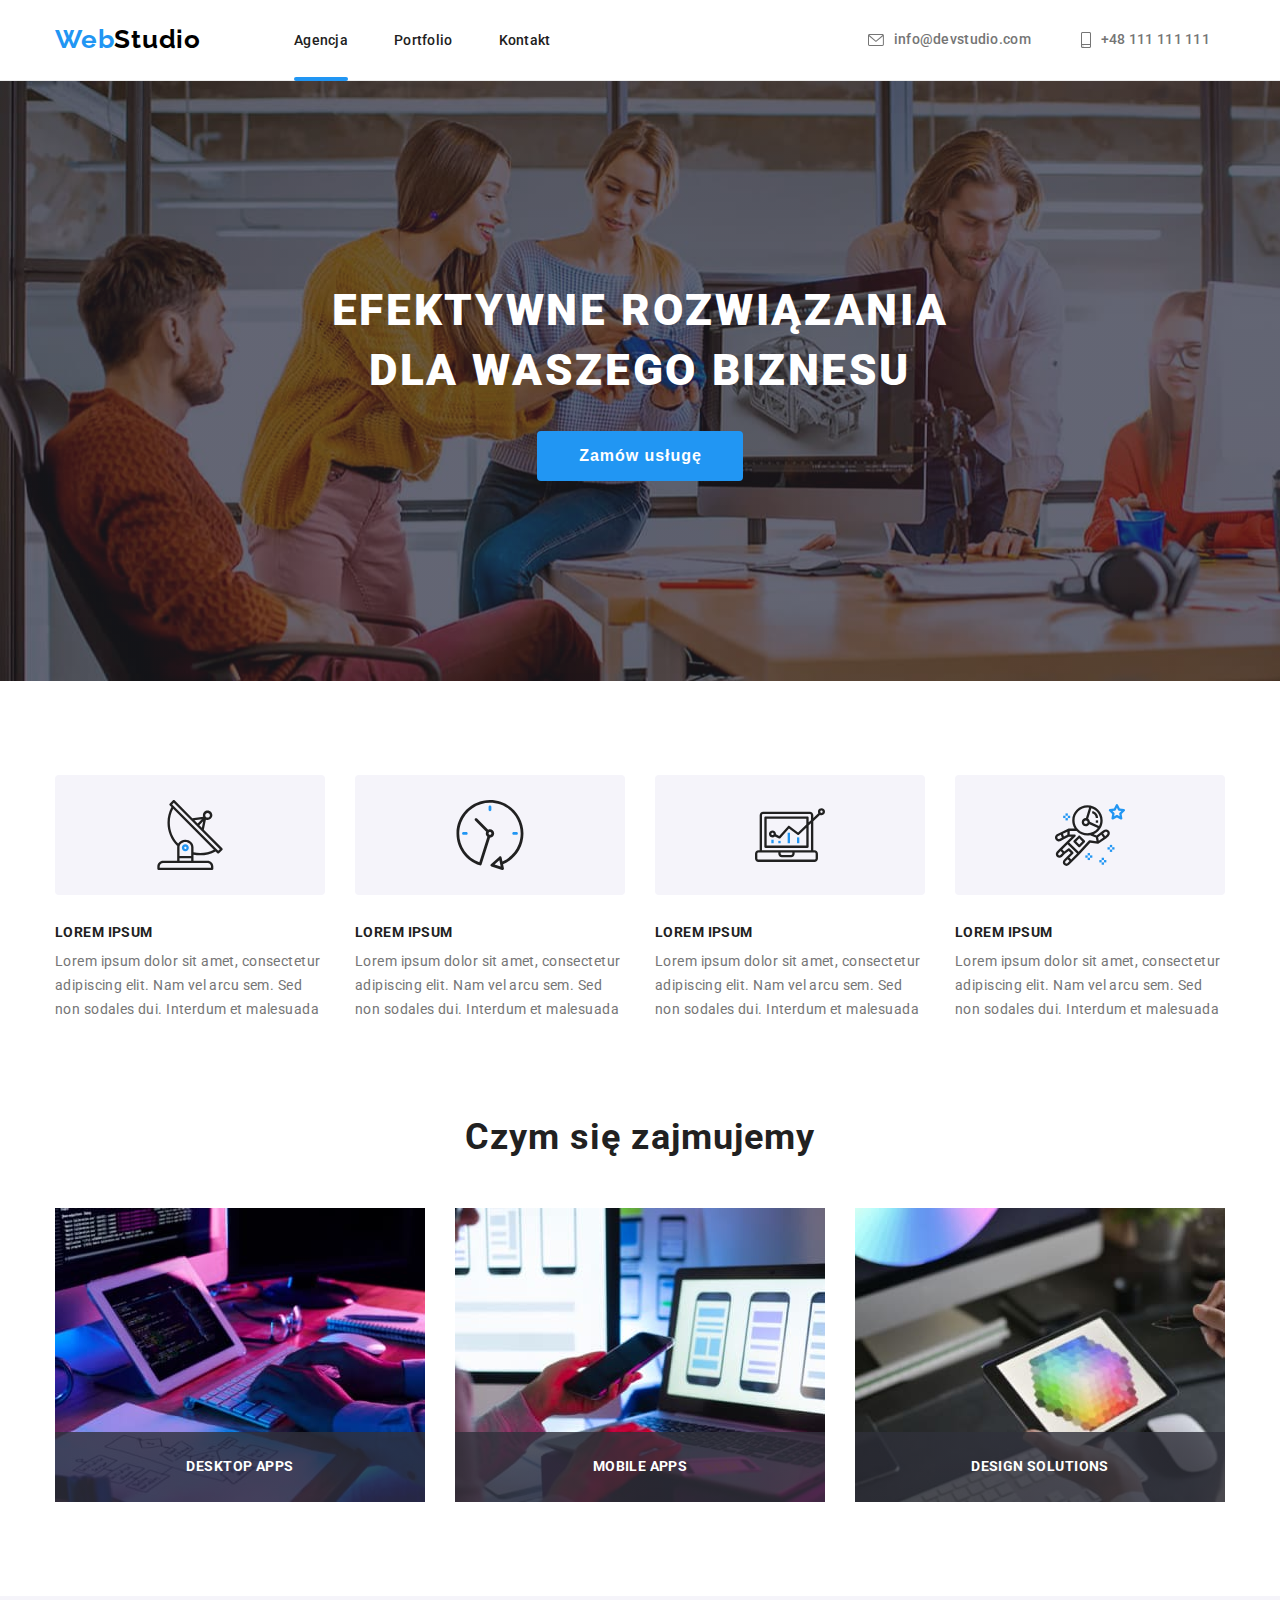
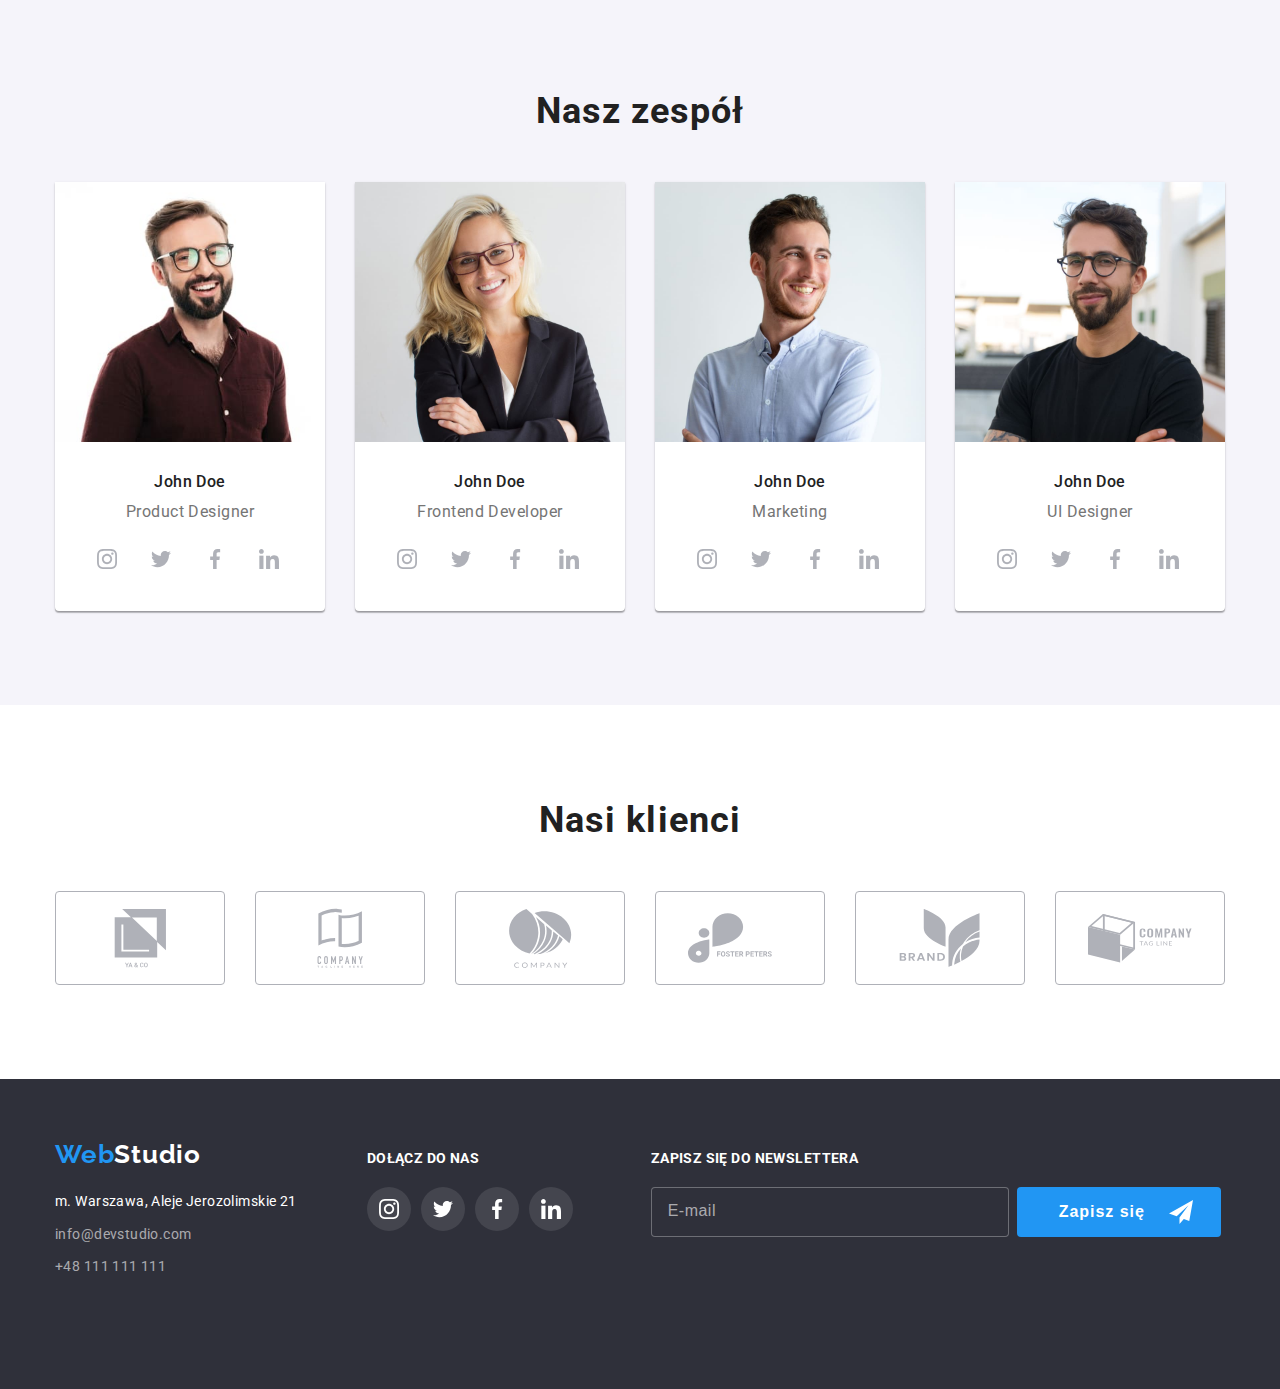
<file: index.html>
<!DOCTYPE html>
<html lang="en">
  <head>
    <meta charset="UTF-8" />
    <meta http-equiv="X-UA-Compatible" content="IE=edge" />
    <meta name="viewport" content="width=device-width, initial-scale=1.0" />
    <title>goit-markup-hw-07</title>
    <link rel="preconnect" href="https://fonts.googleapis.com" />
    <link
      rel="preconnect"
      href="https://fonts.gstatic.com"
      crossorigin="anonymous"
    />
    <link
      href="https://fonts.googleapis.com/css2?family=Raleway:wght@700&family=Roboto:wght@400;500;700;900&display=swap"
      rel="stylesheet"
    />
    <link
      rel="stylesheet"
      href="https://cdnjs.cloudflare.com/ajax/libs/modern-normalize/1.1.0/modern-normalize.min.css"
      integrity="sha512-wpPYUAdjBVSE4KJnH1VR1HeZfpl1ub8YT/NKx4PuQ5NmX2tKuGu6U/JRp5y+Y8XG2tV+wKQpNHVUX03MfMFn9Q=="
      crossorigin="anonymous"
      referrerpolicy="no-referrer"
    />

    <link rel="stylesheet" href="./css/main.min.css" />
    <link rel="stylesheet" href="./css/main.min.css.map" />
  </head>

  <body>
    <header class="header">
      <div class="container header__blocks">
        <div class="header__menu menu">
          <a class="header__link logo" href="./index.html"
            ><span class="logo__header logo__header--first-part">Web</span
            ><span class="logo__header">Studio</span></a
          >
          <nav>
            <ul class="menu__list">
              <li class="menu__item">
                <div class="menu__underline">
                  <a
                    class="menu__link menu__link--interaction"
                    href="./index.html"
                    >Agencja</a
                  >
                </div>
              </li>
              <li>
                <a
                  class="menu__link menu__link--interaction"
                  href="./portfolio.html"
                  >Portfolio</a
                >
              </li>
              <li>
                <a
                  class="menu__link menu__link--interaction"
                  href="./contact.html"
                  >Kontakt</a
                >
              </li>
            </ul>
          </nav>
        </div>
        <div class="header__contact contact">
          <ul class="contact__list">
            <li class="contact__item">
              <a
                class="contact__link contact__link--interaction"
                href="mailto:info@devstudio.com"
              >
                <svg class="contact__svg" width="16" height="12">
                  <use
                    class="contact__icon"
                    href="./images/icons.svg#icon-envelope"
                  ></use></svg
                >info@devstudio.com</a
              >
            </li>
            <li class="contact__item">
              <a
                class="contact__link contact__link--interaction"
                href="tel:+48111111111"
              >
                <svg class="contact__svg" width="10" height="16">
                  <use
                    class="contact__icon"
                    href="./images/icons.svg#icon-smartphone"
                  ></use></svg
                >+48 111 111 111</a
              >
            </li>
          </ul>
        </div>
      </div>
    </header>
    <main>
      <section class="banner no-padding-bottom">
        <div class="container banner__space">
          <h1 class="banner__header">
            EFEKTYWNE ROZWIĄZANIA <br />
            DLA WASZEGO BIZNESU
          </h1>
          <button class="banner__button" type="button" data-modal-open>
            Zamów usługę
          </button>
        </div>
        <div class="backdrop is-hidden" data-modal>
          <div class="modal">
            <button class="modal__button" data-modal-close>
              <svg width="18" height="18">
                <use href="./images/icons.svg#icon-close-black-18dp-2-1"></use>
              </svg>
            </button>
            <form class="modal__form">
              <h3 class="modal__header">
                Zostaw swoje dane w formularzu poniżej
              </h3>
              <div class="modal__box">
                <label class="modal__label"
                  >Imie
                  <input type="text" name="first-name" class="modal__input" />
                  <svg
                    class="modal__icon modal__icon--person"
                    width="18"
                    height="18"
                  >
                    <use
                      href="./images/icons.svg#icon-person-black-18dp-1"
                    ></use>
                  </svg>
                </label>
                <label class="modal__label"
                  >Telefon
                  <input type="text" name="tel" class="modal__input" />
                  <svg
                    class="modal__icon modal__icon--phone"
                    width="18"
                    height="18"
                  >
                    <use
                      href="./images/icons.svg#icon-phone-black-18dp-1"
                    ></use>
                  </svg>
                </label>
                <label class="modal__label"
                  >Email
                  <input type="text" name="mail" class="modal__input" />
                  <svg
                    class="modal__icon modal__icon--mail"
                    width="18"
                    height="18"
                  >
                    <use href="./images/icons.svg#icon-Vector"></use>
                  </svg>
                </label>
                <label class="modal__label">
                  Komentarz
                  <textarea
                    class="modal__comment"
                    style="resize: none"
                    name="comment"
                    rows="6"
                    placeholder="Wprowadź tekst"
                  ></textarea>
                </label>
              </div>
              <div class="modal__checkbox statute">
                <div class="statute__box">
                  <input
                    class="statute__input"
                    id="confirm"
                    type="checkbox"
                    value="1"
                    name="statute"
                  />

                  <label for="confirm" class="statute__label">
                    <svg class="statute__icon" width="16" height="15">
                      <use href="./images/icons.svg#icon-Vector-2"></use>
                    </svg>
                    <span class="statute__agree"></span>
                    <svg class="statute__svg" width="11" height="8">
                      <use
                        fill="#fff"
                        href="./images/icons.svg#icon-Vector-3"
                      ></use>
                    </svg>
                  </label>
                </div>
                <p class="statute__text">
                  Oświadczam iż akceptuję
                  <a class="statute__link" href="#">Regulamin</a
                  ><span class="statute__text"> i </span
                  ><a class="statute__link" href="#">Politykę Prywatności.</a>
                </p>
              </div>
              <button class="statute__button" type="submit">Wyślij</button>
            </form>
          </div>
        </div>
      </section>
      <section class="advantages section">
        <div class="container">
          <ul class="advantages__list">
            <li class="advantages__item">
              <div class="advantages__box">
                <svg width="70" height="70">
                  <use href="./images/icons.svg#icon-antenna-1"></use>
                </svg>
              </div>
              <p class="advantages__title">LOREM IPSUM</p>
              <p class="advantages__text">
                Lorem ipsum dolor sit amet, consectetur adipiscing elit. Nam vel
                arcu sem. Sed non sodales dui. Interdum et malesuada
              </p>
            </li>
            <li class="advantages__item">
              <div class="advantages__box">
                <svg width="70" height="70">
                  <use href="./images/icons.svg#icon-clock-1"></use>
                </svg>
              </div>
              <p class="advantages__title">LOREM IPSUM</p>
              <p class="advantages__text">
                Lorem ipsum dolor sit amet, consectetur adipiscing elit. Nam vel
                arcu sem. Sed non sodales dui. Interdum et malesuada
              </p>
            </li>
            <li class="advantages__item">
              <div class="advantages__box">
                <svg width="70" height="70">
                  <use href="./images/icons.svg#icon-diagram-1"></use>
                </svg>
              </div>
              <p class="advantages__title">LOREM IPSUM</p>
              <p class="advantages__text">
                Lorem ipsum dolor sit amet, consectetur adipiscing elit. Nam vel
                arcu sem. Sed non sodales dui. Interdum et malesuada
              </p>
            </li>
            <li class="advantages__item">
              <div class="advantages__box">
                <svg width="70" height="70">
                  <use href="./images/icons.svg#icon-astronaut-1"></use>
                </svg>
              </div>
              <p class="advantages__title">LOREM IPSUM</p>
              <p class="advantages__text">
                Lorem ipsum dolor sit amet, consectetur adipiscing elit. Nam vel
                arcu sem. Sed non sodales dui. Interdum et malesuada
              </p>
            </li>
          </ul>
        </div>
      </section>
      <section class="services section">
        <div class="container">
          <h2 class="section__header">Czym się zajmujemy</h2>
          <ul class="services__list">
            <li class="services__item">
              <img
                class="services__image"
                src="images/code.jpg"
                alt="code_image"
                width="370"
                height="294"
              />
              <div class="services__box">
                <p class="services__title">DESKTOP APPS</p>
              </div>
            </li>
            <li class="services__item">
              <img
                class="services__image"
                src="images/develop.jpg"
                alt="develop_image"
                width="370"
                height="294"
              />
              <div class="services__box">
                <p class="services__title">MOBILE APPS</p>
              </div>
            </li>
            <li class="services__item">
              <img
                class="services__image"
                src="images/design.jpg"
                alt="design_image"
                width="370"
                height="294"
              />
              <div class="services__box">
                <p class="services__title">DESIGN SOLUTIONS</p>
              </div>
            </li>
          </ul>
        </div>
      </section>
      <section class="team section">
        <div class="container">
          <h2 class="section__header">Nasz zespół</h2>
          <ul class="team__list">
            <li class="team__item">
              <figure>
                <img
                  src="images/productdesigner.jpg"
                  alt="productdesigner_photo"
                  width="270"
                  height="260"
                />
                <div class="team__box">
                  <span class="team__member">John Doe</span>
                  <p class="team__area">Product Designer</p>
                  <ul class="team__socials">
                    <li class="team__circle">
                      <a class="team__link" href="#">
                        <svg width="20" height="20">
                          <use
                            width="20"
                            height="20"
                            href="./images/icons.svg#icon-instagram-2"
                          ></use>
                        </svg>
                      </a>
                    </li>
                    <li class="team__circle">
                      <a class="team__link" href="#">
                        <svg width="20" height="20">
                          <use
                            width="20"
                            height="20"
                            href="./images/icons.svg#icon-twitter-1"
                          ></use>
                        </svg>
                      </a>
                    </li>
                    <li class="team__circle">
                      <a class="team__link" href="#">
                        <svg width="20" height="20">
                          <use
                            width="20"
                            height="20"
                            href="./images/icons.svg#icon-facebook-1"
                          ></use>
                        </svg>
                      </a>
                    </li>
                    <li class="team__circle">
                      <a class="team__link" href="#">
                        <svg width="20" height="20">
                          <use
                            width="20"
                            height="20"
                            href="./images/icons.svg#icon-linkedin-1"
                          ></use>
                        </svg>
                      </a>
                    </li>
                  </ul>
                </div>
              </figure>
            </li>
            <li class="team__item">
              <figure>
                <img
                  src="images/frontenddeveloper.jpg"
                  alt="frontenddeveloper_photo"
                  width="270"
                  height="260"
                />
                <div class="team__box">
                  <span class="team__member">John Doe</span>
                  <p class="team__area">Frontend Developer</p>
                  <ul class="team__socials">
                    <li class="team__circle">
                      <a class="team__link" href="#">
                        <svg width="20" height="20">
                          <use
                            width="20"
                            height="20"
                            href="./images/icons.svg#icon-instagram-2"
                          ></use>
                        </svg>
                      </a>
                    </li>
                    <li class="team__circle">
                      <a class="team__link" href="#">
                        <svg width="20" height="20">
                          <use
                            width="20"
                            height="20"
                            href="./images/icons.svg#icon-twitter-1"
                          ></use>
                        </svg>
                      </a>
                    </li>
                    <li class="team__circle">
                      <a class="team__link" href="#">
                        <svg width="20" height="20">
                          <use
                            width="20"
                            height="20"
                            href="./images/icons.svg#icon-facebook-1"
                          ></use>
                        </svg>
                      </a>
                    </li>
                    <li class="team__circle">
                      <a class="team__link" href="#">
                        <svg width="20" height="20">
                          <use
                            width="20"
                            height="20"
                            href="./images/icons.svg#icon-linkedin-1"
                          ></use>
                        </svg>
                      </a>
                    </li>
                  </ul>
                </div>
              </figure>
            </li>
            <li class="team__item">
              <figure>
                <img
                  src="images/marketing.jpg"
                  alt="marketing_photo"
                  width="270"
                  height="260"
                />
                <div class="team__box">
                  <span class="team__member">John Doe</span>
                  <p class="team__area">Marketing</p>
                  <ul class="team__socials">
                    <li class="team__circle">
                      <a class="team__link" href="#">
                        <svg width="20" height="20">
                          <use
                            width="20"
                            height="20"
                            href="./images/icons.svg#icon-instagram-2"
                          ></use>
                        </svg>
                      </a>
                    </li>
                    <li class="team__circle">
                      <a class="team__link" href="#">
                        <svg width="20" height="20">
                          <use
                            width="20"
                            height="20"
                            href="./images/icons.svg#icon-twitter-1"
                          ></use>
                        </svg>
                      </a>
                    </li>
                    <li class="team__circle">
                      <a class="team__link" href="#">
                        <svg width="20" height="20">
                          <use
                            width="20"
                            height="20"
                            href="./images/icons.svg#icon-facebook-1"
                          ></use>
                        </svg>
                      </a>
                    </li>
                    <li class="team__circle">
                      <a class="team__link" href="#">
                        <svg width="20" height="20">
                          <use
                            width="20"
                            height="20"
                            href="./images/icons.svg#icon-linkedin-1"
                          ></use>
                        </svg>
                      </a>
                    </li>
                  </ul>
                </div>
              </figure>
            </li>
            <li class="team__item">
              <figure>
                <img
                  src="images/uidesigner.jpg"
                  alt="uidesigner_photo"
                  width="270"
                  height="260"
                />
                <div class="team__box">
                  <span class="team__member">John Doe</span>
                  <p class="team__area">UI Designer</p>
                  <ul class="team__socials">
                    <li class="team__circle">
                      <a class="team__link" href="#">
                        <svg width="20" height="20">
                          <use
                            width="20"
                            height="20"
                            href="./images/icons.svg#icon-instagram-2"
                          ></use>
                        </svg>
                      </a>
                    </li>
                    <li class="team__circle">
                      <a class="team__link" href="#">
                        <svg width="20" height="20">
                          <use
                            width="20"
                            height="20"
                            href="./images/icons.svg#icon-twitter-1"
                          ></use>
                        </svg>
                      </a>
                    </li>
                    <li class="team__circle">
                      <a class="team__link" href="#">
                        <svg width="20" height="20">
                          <use
                            width="20"
                            height="20"
                            href="./images/icons.svg#icon-facebook-1"
                          ></use>
                        </svg>
                      </a>
                    </li>
                    <li class="team__circle">
                      <a class="team__link" href="#">
                        <svg width="20" height="20">
                          <use
                            width="20"
                            height="20"
                            href="./images/icons.svg#icon-linkedin-1"
                          ></use>
                        </svg>
                      </a>
                    </li>
                  </ul>
                </div>
              </figure>
            </li>
          </ul>
        </div>
      </section>
      <section class="clients section">
        <div class="container">
          <h2 class="section__header">Nasi klienci</h2>
          <ul class="clients__list">
            <li class="clients__item">
              <a class="clients__link" href="#">
                <svg width="106" height="60">
                  <use
                    class="clients__icon"
                    href="./images/icons.svg#icon-Union"
                  ></use>
                </svg>
              </a>
            </li>
            <li class="clients__item">
              <a class="clients__link" href="#">
                <svg width="106" height="60">
                  <use
                    class="clients__icon"
                    href="./images/icons.svg#icon-group-3"
                  ></use>
                </svg>
              </a>
            </li>
            <li class="clients__item">
              <a class="clients__link" href="#">
                <svg width="106" height="60">
                  <use
                    class="clients__icon"
                    href="./images/icons.svg#icon-Object"
                  ></use>
                </svg>
              </a>
            </li>
            <li class="clients__item">
              <a class="clients__link" href="#">
                <svg width="106" height="60">
                  <use
                    class="clients__icon"
                    href="./images/icons.svg#icon-group"
                  ></use>
                </svg>
              </a>
            </li>
            <li class="clients__item">
              <a class="clients__link" href="#">
                <svg width="106" height="60">
                  <use
                    class="clients__icon"
                    href="./images/icons.svg#icon-group-2"
                  ></use>
                </svg>
              </a>
            </li>
            <li class="clients__item">
              <a class="clients__link" href="#">
                <svg width="106" height="60">
                  <use
                    class="clients__icon"
                    href="./images/icons.svg#icon-Object-2"
                  ></use>
                </svg>
              </a>
            </li>
          </ul>
        </div>
      </section>
    </main>
    <footer class="footer">
      <div class="container footer__blocks">
        <div class="footer__data address">
          <address>
            <a class="footer__link logo" href="./index.html"
              ><span class="logo__footer logo__footer--first-part">Web</span
              ><span class="logo__footer">Studio</span></a
            >
            <ul class="address__list">
              <li class="address__item">
                <p class="address__name">m. Warszawa, Aleje Jerozolimskie 21</p>
              </li>
              <li>
                <a
                  class="address__link address__link--interaction"
                  href="mailto:info@devstudio.com"
                  >info@devstudio.com</a
                >
              </li>
              <li class="address__item">
                <a
                  class="address__link address__link--interaction"
                  href="tel:+48111111111"
                  >+48 111 111 111</a
                >
              </li>
            </ul>
          </address>
        </div>
        <div class="socials">
          <p class="socials__header">DOŁĄCZ DO NAS</p>
          <ul class="socials__list">
            <li class="socials__item">
              <a class="socials__link" href="#">
                <svg width="20" height="20">
                  <use
                    class="socials__icon"
                    width="20"
                    height="20"
                    fill="#fff"
                    href="./images/icons.svg#icon-instagram-2"
                  ></use>
                </svg>
              </a>
            </li>
            <li class="socials__item">
              <a class="socials__link" href="#">
                <svg width="20" height="20">
                  <use
                    width="20"
                    height="20"
                    fill="#fff"
                    href="./images/icons.svg#icon-twitter-1"
                  ></use>
                </svg>
              </a>
            </li>
            <li class="socials__item">
              <a class="socials__link" href="#">
                <svg width="20" height="20">
                  <use
                    width="20"
                    height="20"
                    fill="#fff"
                    href="./images/icons.svg#icon-facebook-1"
                  ></use>
                </svg>
              </a>
            </li>
            <li class="socials__item">
              <a class="socials__link" href="#">
                <svg width="20" height="20">
                  <use
                    width="20"
                    height="20"
                    fill="#fff"
                    href="./images/icons.svg#icon-linkedin-1"
                  ></use>
                </svg>
              </a>
            </li>
          </ul>
        </div>
        <div class="newsletter">
          <p class="newsletter__header">ZAPISZ SIĘ DO NEWSLETTERA</p>
          <div class="newsletter__box">
            <form
              class="newsletter__form"
              name="signup"
              autocomplete="off"
              novalidate
            >
              <input
                class="newsletter__input"
                type="email"
                name="email"
                placeholder="E-mail"
              />
              <div class="newsletter__submit">
                <button class="newsletter__button" type="submit">
                  <span class="newsletter__text">Zapisz się</span>
                  <svg width="24" height="24">
                    <use
                      width="24"
                      height="24"
                      fill="#fff"
                      href="./images/icons.svg#icon-icon-send"
                    ></use>
                  </svg>
                </button>
              </div>
            </form>
          </div>
        </div>
      </div>
    </footer>
    <script src="./js/modal.js"></script>
  </body>
</html>
</file>
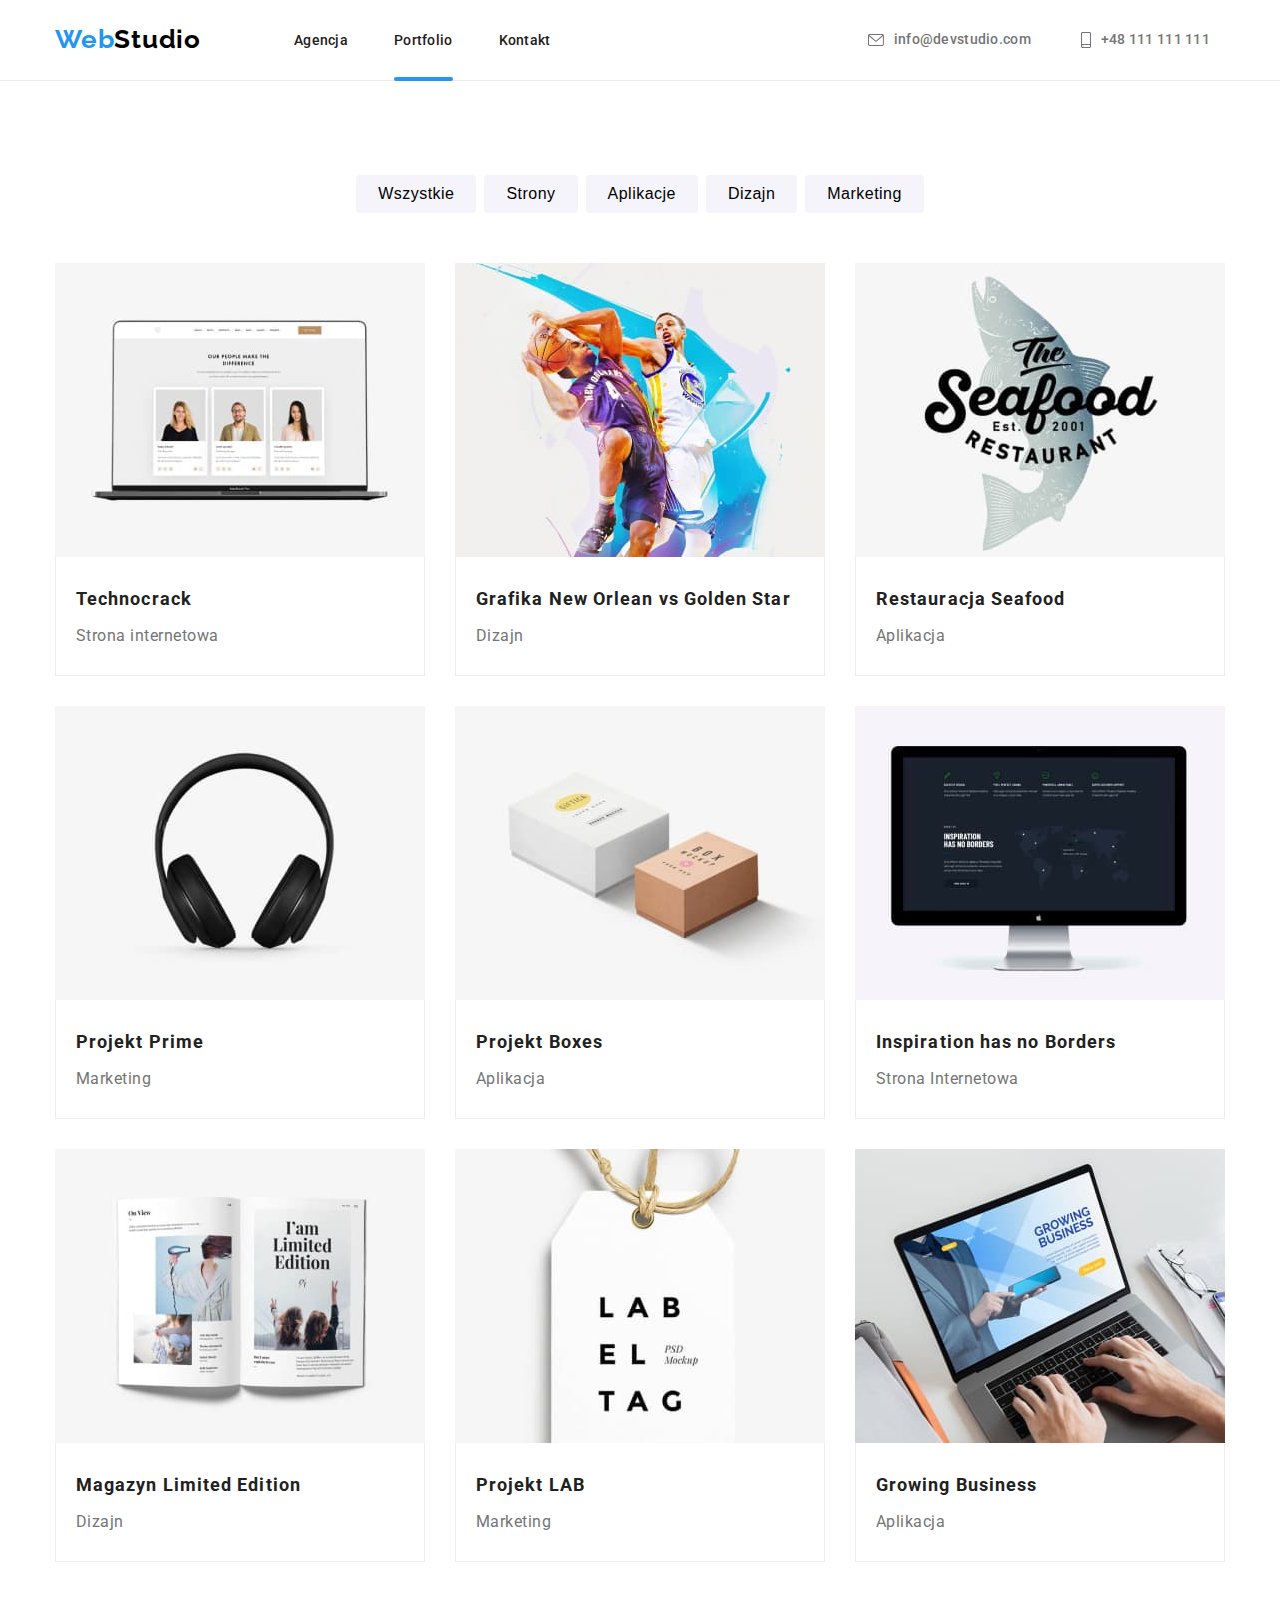
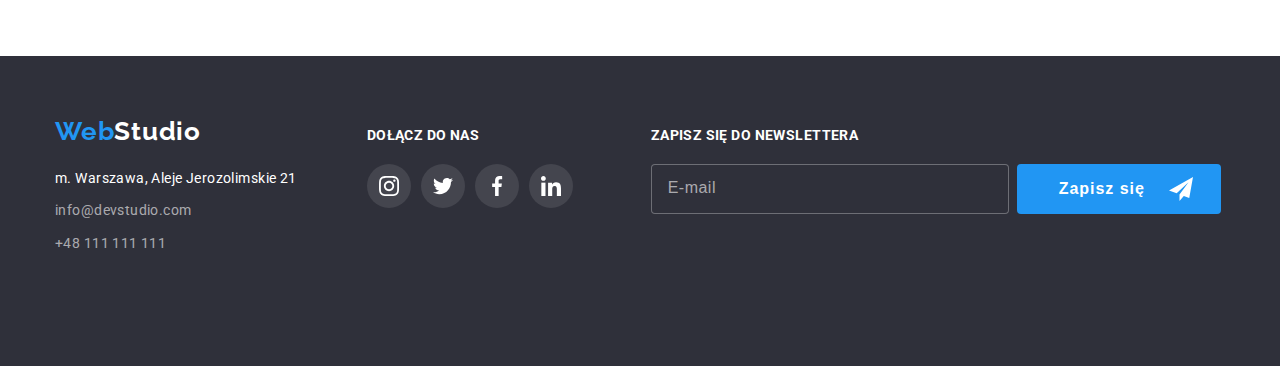
<file: portfolio.html>
<!DOCTYPE html>
<html lang="en">
  <head>
    <meta charset="UTF-8" />
    <meta http-equiv="X-UA-Compatible" content="IE=edge" />
    <meta name="viewport" content="width=device-width, initial-scale=1.0" />
    <title>Portfolio</title>
    <link rel="preconnect" href="https://fonts.googleapis.com" />
    <link
      rel="preconnect"
      href="https://fonts.gstatic.com"
      crossorigin="anonymous"
    />
    <link
      href="https://fonts.googleapis.com/css2?family=Raleway:wght@700&amp;family=Roboto:wght@400;500;700;900&amp;display=swap"
      rel="stylesheet"
    />
    <link
      rel="stylesheet"
      href="https://cdnjs.cloudflare.com/ajax/libs/modern-normalize/1.1.0/modern-normalize.min.css"
      integrity="sha512-wpPYUAdjBVSE4KJnH1VR1HeZfpl1ub8YT/NKx4PuQ5NmX2tKuGu6U/JRp5y+Y8XG2tV+wKQpNHVUX03MfMFn9Q=="
      crossorigin="anonymous"
      referrerpolicy="no-referrer"
    />
    <link rel="stylesheet" href="./css/main.min.css" />
    <link rel="stylesheet" href="./css/main.min.css.map" />
  </head>
  <body>
    <header class="header">
      <div class="container header__blocks">
        <div class="header__menu menu">
          <a class="header__link logo" href="./index.html"
            ><span class="logo__header logo__header--first-part">Web</span
            ><span class="logo__header">Studio</span></a
          >
          <nav>
            <ul class="menu__list">
              <li class="menu__item">
                <a
                  class="menu__link menu__link--interaction"
                  href="./index.html"
                  >Agencja</a
                >
              </li>
              <li>
                <div class="menu__underline">
                  <a
                    class="menu__link menu__link--interaction"
                    href="./portfolio.html"
                    >Portfolio</a
                  >
                </div>
              </li>
              <li>
                <a
                  class="menu__link menu__link--interaction"
                  href="./contact.html"
                  >Kontakt</a
                >
              </li>
            </ul>
          </nav>
        </div>
        <div class="header__contact contact">
          <ul class="contact__list">
            <li class="contact__item">
              <a
                class="contact__link contact__link--interaction"
                href="mailto:info@devstudio.com"
              >
                <svg class="contact__svg" width="16" height="12">
                  <use
                    class="contact__icon"
                    href="./images/icons.svg#icon-envelope"
                  ></use></svg
                >info@devstudio.com</a
              >
            </li>
            <li class="contact__item">
              <a
                class="contact__link contact__link--interaction"
                href="tel:+48111111111"
              >
                <svg class="contact__svg" width="10" height="16">
                  <use
                    class="contact__icon"
                    href="./images/icons.svg#icon-smartphone"
                  ></use></svg
                >+48 111 111 111</a
              >
            </li>
          </ul>
        </div>
      </div>
    </header>
    <main>
      <section class="projects filter section">
        <div class="container">
          <ul class="filter__list">
            <li class="filter__item">
              <button
                class="filter__button filter__button--interaction"
                type="button"
              >
                Wszystkie
              </button>
            </li>
            <li class="filter__item">
              <button
                class="filter__button filter__button--interaction"
                type="button"
              >
                Strony
              </button>
            </li>
            <li class="filter__item">
              <button
                class="filter__button filter__button--interaction"
                type="button"
              >
                Aplikacje
              </button>
            </li>
            <li class="filter__item">
              <button
                class="filter__button filter__button--interaction"
                type="button"
              >
                Dizajn
              </button>
            </li>
            <li class="filter__item">
              <button
                class="filter__button filter__button--interaction"
                type="button"
              >
                Marketing
              </button>
            </li>
          </ul>
          <ul class="projects__list">
            <li class="projects__item">
              <div class="projects__box">
                <div class="projects__overlay">
                  <p class="projects__text">
                    Technocrack jest popularną platformą wykorzystywaną do
                    rozpowszechniania koronawirusa. Firmy wykorzystują tę
                    platformę do celów szpiegowskich i ataków na
                    niezabezpieczone serwery konkurencji
                  </p>
                </div>
                <figure>
                  <img
                    src="./images/technocrack.jpg"
                    alt="technocrack_photo"
                    width="370"
                    height="294"
                  />
                </figure>
              </div>

              <div class="projects__description">
                <span class="projects__name">Technocrack</span>
                <p class="projects__type">Strona internetowa</p>
              </div>
            </li>
            <li class="projects__item">
              <div class="projects__box">
                <div class="projects__overlay">
                  <p class="projects__text">
                    Technocrack jest popularną platformą wykorzystywaną do
                    rozpowszechniania koronawirusa. Firmy wykorzystują tę
                    platformę do celów szpiegowskich i ataków na
                    niezabezpieczone serwery konkurencji
                  </p>
                </div>
                <figure>
                  <img
                    src="./images/neworleanvsgoldenstar.jpg"
                    alt="neworleanvsgoldenstar_photo"
                    width="370"
                    height="294"
                  />
                </figure>
              </div>
              <div class="projects__description">
                <span class="projects__name"
                  >Grafika New Orlean vs Golden Star</span
                >
                <p class="projects__type">Dizajn</p>
              </div>
            </li>
            <li class="projects__item">
              <div class="projects__box">
                <div class="projects__overlay">
                  <p class="projects__text">
                    Technocrack jest popularną platformą wykorzystywaną do
                    rozpowszechniania koronawirusa. Firmy wykorzystują tę
                    platformę do celów szpiegowskich i ataków na
                    niezabezpieczone serwery konkurencji
                  </p>
                </div>
                <figure>
                  <img
                    src="./images/restaurantseafood.jpg"
                    alt="restaurantseafood_photo"
                    width="370"
                    height="294"
                  />
                </figure>
              </div>
              <div class="projects__description">
                <span class="projects__name">Restauracja Seafood</span>
                <p class="projects__type">Aplikacja</p>
              </div>
            </li>
            <li class="projects__item">
              <div class="projects__box">
                <div class="projects__overlay">
                  <p class="projects__text">
                    Technocrack jest popularną platformą wykorzystywaną do
                    rozpowszechniania koronawirusa. Firmy wykorzystują tę
                    platformę do celów szpiegowskich i ataków na
                    niezabezpieczone serwery konkurencji
                  </p>
                </div>
                <figure>
                  <img
                    src="./images/projectprime.jpg"
                    alt="projectprime_photo"
                    width="370"
                    height="294"
                  />
                </figure>
              </div>
              <div class="projects__description">
                <span class="projects__name">Projekt Prime</span>
                <p class="projects__type">Marketing</p>
              </div>
            </li>
            <li class="projects__item">
              <div class="projects__box">
                <div class="projects__overlay">
                  <p class="projects__text">
                    Technocrack jest popularną platformą wykorzystywaną do
                    rozpowszechniania koronawirusa. Firmy wykorzystują tę
                    platformę do celów szpiegowskich i ataków na
                    niezabezpieczone serwery konkurencji
                  </p>
                </div>
                <figure>
                  <img
                    src="./images/projectboxes.jpg"
                    alt="projectboxes_photo"
                    width="370"
                    height="294"
                  />
                </figure>
              </div>
              <div class="projects__description">
                <span class="projects__name">Projekt Boxes</span>
                <p class="projects__type">Aplikacja</p>
              </div>
            </li>
            <li class="projects__item">
              <div class="projects__box">
                <div class="projects__overlay">
                  <p class="projects__text">
                    Technocrack jest popularną platformą wykorzystywaną do
                    rozpowszechniania koronawirusa. Firmy wykorzystują tę
                    platformę do celów szpiegowskich i ataków na
                    niezabezpieczone serwery konkurencji
                  </p>
                </div>
                <figure>
                  <img
                    src="./images/inspirationhasnoborders.jpg"
                    alt="inspirationhasnoborders_photo"
                    width="370"
                    height="294"
                  />
                </figure>
              </div>
              <div class="projects__description">
                <span class="projects__name">Inspiration has no Borders</span>
                <p class="projects__type">Strona Internetowa</p>
              </div>
            </li>
            <li class="projects__item">
              <div class="projects__box">
                <div class="projects__overlay">
                  <p class="projects__text">
                    Technocrack jest popularną platformą wykorzystywaną do
                    rozpowszechniania koronawirusa. Firmy wykorzystują tę
                    platformę do celów szpiegowskich i ataków na
                    niezabezpieczone serwery konkurencji
                  </p>
                </div>
                <figure>
                  <img
                    src="./images/magazinelimitededition.jpg"
                    alt="magazinelimitededition_photo"
                    width="370"
                    height="294"
                  />
                </figure>
              </div>
              <div class="projects__description">
                <span class="projects__name">Magazyn Limited Edition</span>
                <p class="projects__type">Dizajn</p>
              </div>
            </li>
            <li class="projects__item">
              <div class="projects__box">
                <div class="projects__overlay">
                  <p class="projects__text">
                    Technocrack jest popularną platformą wykorzystywaną do
                    rozpowszechniania koronawirusa. Firmy wykorzystują tę
                    platformę do celów szpiegowskich i ataków na
                    niezabezpieczone serwery konkurencji
                  </p>
                </div>
                <figure>
                  <img
                    src="./images/projectlab.jpg"
                    alt="projectlab_photo"
                    width="370"
                    height="294"
                  />
                </figure>
              </div>
              <div class="projects__description">
                <span class="projects__name">Projekt LAB</span>
                <p class="projects__type">Marketing</p>
              </div>
            </li>
            <li class="projects__item">
              <div class="projects__box">
                <div class="projects__overlay">
                  <p class="projects__text">
                    Technocrack jest popularną platformą wykorzystywaną do
                    rozpowszechniania koronawirusa. Firmy wykorzystują tę
                    platformę do celów szpiegowskich i ataków na
                    niezabezpieczone serwery konkurencji
                  </p>
                </div>
                <figure>
                  <img
                    src="./images/growingbusiness.jpg"
                    alt="growingbusiness_photo"
                    width="370"
                    height="294"
                  />
                </figure>
              </div>
              <div class="projects__description">
                <span class="projects__name">Growing Business</span>
                <p class="projects__type">Aplikacja</p>
              </div>
            </li>
          </ul>
        </div>
      </section>
    </main>
    <footer class="footer">
      <div class="container footer__blocks">
        <div class="footer__data address">
          <address>
            <a class="footer__link logo" href="./index.html"
              ><span class="logo__footer logo__footer--first-part">Web</span
              ><span class="logo__footer">Studio</span></a
            >
            <ul class="address__list">
              <li class="address__item">
                <p class="address__name">m. Warszawa, Aleje Jerozolimskie 21</p>
              </li>
              <li>
                <a
                  class="address__link address__link--interaction"
                  href="mailto:info@devstudio.com"
                  >info@devstudio.com</a
                >
              </li>
              <li class="address__item">
                <a
                  class="address__link address__link--interaction"
                  href="tel:+48111111111"
                  >+48 111 111 111</a
                >
              </li>
            </ul>
          </address>
        </div>
        <div class="socials">
          <p class="socials__header">DOŁĄCZ DO NAS</p>
          <ul class="socials__list">
            <li class="socials__item">
              <a class="socials__link" href="#">
                <svg width="20" height="20">
                  <use
                    class="socials__icon"
                    width="20"
                    height="20"
                    fill="#fff"
                    href="./images/icons.svg#icon-instagram-2"
                  ></use>
                </svg>
              </a>
            </li>
            <li class="socials__item">
              <a class="socials__link" href="#">
                <svg width="20" height="20">
                  <use
                    width="20"
                    height="20"
                    fill="#fff"
                    href="./images/icons.svg#icon-twitter-1"
                  ></use>
                </svg>
              </a>
            </li>
            <li class="socials__item">
              <a class="socials__link" href="#">
                <svg width="20" height="20">
                  <use
                    width="20"
                    height="20"
                    fill="#fff"
                    href="./images/icons.svg#icon-facebook-1"
                  ></use>
                </svg>
              </a>
            </li>
            <li class="socials__item">
              <a class="socials__link" href="#">
                <svg width="20" height="20">
                  <use
                    width="20"
                    height="20"
                    fill="#fff"
                    href="./images/icons.svg#icon-linkedin-1"
                  ></use>
                </svg>
              </a>
            </li>
          </ul>
        </div>
        <div class="newsletter">
          <p class="newsletter__header">ZAPISZ SIĘ DO NEWSLETTERA</p>
          <div class="newsletter__box">
            <form
              class="newsletter__form"
              name="signup"
              autocomplete="off"
              novalidate
            >
              <input
                class="newsletter__input"
                type="email"
                name="email"
                placeholder="E-mail"
              />
              <div class="newsletter__submit">
                <button class="newsletter__button" type="submit">
                  <span class="newsletter__text">Zapisz się</span>
                  <svg width="24" height="24">
                    <use
                      width="24"
                      height="24"
                      fill="#fff"
                      href="./images/icons.svg#icon-icon-send"
                    ></use>
                  </svg>
                </button>
              </div>
            </form>
          </div>
        </div>
      </div>
    </footer>
  </body>
</html>
</file>
<file: css/main.min.css>
*{-webkit-box-sizing:border-box;box-sizing:border-box;margin:0;padding:0}body{max-width:1600px;font-family:"Roboto",sans-serif;color:#212121}img{display:block}a{text-decoration:none}ul{list-style:none}button{cursor:pointer}address{font-style:normal}header{border-bottom:1px solid #ececec}h1{color:#fff;font-size:44px;font-weight:900;line-height:1.36;text-align:center;letter-spacing:.06em;padding-bottom:30px}h2{font-size:36px;line-height:1.17;font-weight:700;letter-spacing:.03em;text-align:center;margin-top:0;padding-top:0;margin-bottom:50px}p{font-size:14px}.container{max-width:1200px;margin:0 auto;padding:0 15px}.section{padding-top:94px;padding-bottom:94px}.section__header{font-size:36px;line-height:1.17;font-weight:700;letter-spacing:.03em;text-align:center;margin-top:0;padding-top:0;margin-bottom:50px}.header__blocks{display:-webkit-box;display:-ms-flexbox;display:flex;-webkit-box-pack:justify;-ms-flex-pack:justify;justify-content:space-between;-webkit-box-orient:horizontal;-webkit-box-direction:normal;-ms-flex-direction:row;flex-direction:row;-webkit-box-align:center;-ms-flex-align:center;align-items:center;padding-right:30px}.header__menu{display:-webkit-box;display:-ms-flexbox;display:flex;-webkit-box-pack:center;-ms-flex-pack:center;justify-content:center;-webkit-box-align:center;-ms-flex-align:center;align-items:center}.header__link{display:-webkit-box;display:-ms-flexbox;display:flex;padding-top:24px;padding-bottom:25px}.clients__list{display:-webkit-box;display:-ms-flexbox;display:flex;-webkit-box-pack:start;-ms-flex-pack:start;justify-content:flex-start;-webkit-box-align:start;-ms-flex-align:start;align-items:flex-start;gap:30px;list-style:none}.clients__link{border-radius:4px;border:1px solid #afb1b8;width:170px;display:-webkit-box;display:-ms-flexbox;display:flex;-webkit-box-pack:center;-ms-flex-pack:center;justify-content:center;-webkit-box-align:center;-ms-flex-align:center;align-items:center;padding:16px 32px;color:#afb1b8}.clients__link:focus,.clients__link:hover{border:1px solid #2196f3;color:#2196f3;fill:#2196f3;cursor:pointer;-webkit-transition:250ms cubic-bezier(0.4, 0, 0.2, 1);transition:250ms cubic-bezier(0.4, 0, 0.2, 1)}.clients__icon{fill:currentColor}.footer{background-color:#2f303a;padding-bottom:60px}.footer__blocks{display:-webkit-box;display:-ms-flexbox;display:flex;-webkit-box-orient:horizontal;-webkit-box-direction:normal;-ms-flex-direction:row;flex-direction:row}.footer__link{display:-webkit-box;display:-ms-flexbox;display:flex;padding-top:60px}.services{margin-top:0;padding-top:0}.services__list{display:-webkit-box;display:-ms-flexbox;display:flex;-webkit-box-pack:start;-ms-flex-pack:start;justify-content:flex-start;gap:30px;list-style:none}.services__item{position:relative}.services__item>.services__box{position:absolute;width:100%;bottom:0;background-image:-webkit-gradient(linear, left top, left bottom, from(rgba(47, 48, 58, 0.8)), to(rgba(47, 48, 58, 0.8)));background-image:linear-gradient(to bottom, rgba(47, 48, 58, 0.8), rgba(47, 48, 58, 0.8));display:-webkit-box;display:-ms-flexbox;display:flex;-webkit-box-pack:center;-ms-flex-pack:center;justify-content:center;-webkit-box-orient:horizontal;-webkit-box-direction:normal;-ms-flex-direction:row;flex-direction:row}.services__title{padding-top:27px;padding-bottom:27px;font-family:Roboto;font-weight:700;line-height:1.14;text-align:center;letter-spacing:.03em;color:#fff}.team{background-color:#f5f4fa}.team__list{display:-webkit-box;display:-ms-flexbox;display:flex;-webkit-box-pack:start;-ms-flex-pack:start;justify-content:flex-start;-webkit-box-align:start;-ms-flex-align:start;align-items:flex-start;gap:30px;list-style:none}.team__item{width:270px;background-color:#fff;-webkit-box-shadow:0px 1px 3px rgba(0,0,0,.12),0px 1px 1px rgba(0,0,0,.14),0px 2px 1px rgba(0,0,0,.2);box-shadow:0px 1px 3px rgba(0,0,0,.12),0px 1px 1px rgba(0,0,0,.14),0px 2px 1px rgba(0,0,0,.2);border-radius:0px 0px 4px 4px}.team__box{padding:30px}.team__member{font-size:16px;line-height:1.19;font-weight:500;text-align:center;letter-spacing:.03em;display:-webkit-box;display:-ms-flexbox;display:flex;-webkit-box-pack:center;-ms-flex-pack:center;justify-content:center;padding-bottom:10px}.team__area{color:#757575;font-size:16px;line-height:1.19;text-align:center;letter-spacing:.03em;display:-webkit-box;display:-ms-flexbox;display:flex;-webkit-box-pack:center;-ms-flex-pack:center;justify-content:center}.team__socials{display:-webkit-box;display:-ms-flexbox;display:flex;-webkit-box-orient:horizontal;-webkit-box-direction:normal;-ms-flex-direction:row;flex-direction:row;gap:10px;padding-top:16px;list-style:none}.team__link{display:-webkit-box;display:-ms-flexbox;display:flex;-webkit-box-pack:center;-ms-flex-pack:center;justify-content:center;-webkit-box-align:center;-ms-flex-align:center;align-items:center;width:44px;border-radius:50%;background-color:var(--interaction-color-2);padding:12px 12px;fill:#afb1b8}.team__link:focus,.team__link:hover{cursor:pointer;background-color:#2196f3;fill:#fff;-webkit-transition:250ms cubic-bezier(0.4, 0, 0.2, 1);transition:250ms cubic-bezier(0.4, 0, 0.2, 1)}.advantages__list{display:-webkit-box;display:-ms-flexbox;display:flex;gap:30px;list-style:none}.advantages__item{width:270px}.advantages__box{display:-webkit-box;display:-ms-flexbox;display:flex;-webkit-box-pack:center;-ms-flex-pack:center;justify-content:center;-webkit-box-align:center;-ms-flex-align:center;align-items:center;background:#f5f4fa;border-radius:4px;margin-bottom:30px;padding:25px 100px}.advantages__title{line-height:1.14;font-weight:700;letter-spacing:.03em}.advantages__text{color:#757575;line-height:1.71;letter-spacing:.03em;padding-top:10px}.projects__list{display:-webkit-box;display:-ms-flexbox;display:flex;-webkit-box-pack:center;-ms-flex-pack:center;justify-content:center;-webkit-box-align:center;-ms-flex-align:center;align-items:center;-ms-flex-wrap:wrap;flex-wrap:wrap;gap:30px;padding-top:50px}.projects__item{width:370px}.projects__item:focus,.projects__item:hover{cursor:pointer;-webkit-box-shadow:0px 1px 1px rgba(0,0,0,.12),0px 4px 4px rgba(0,0,0,.06),1px 4px 6px rgba(0,0,0,.16);box-shadow:0px 1px 1px rgba(0,0,0,.12),0px 4px 4px rgba(0,0,0,.06),1px 4px 6px rgba(0,0,0,.16);-webkit-transition:250ms cubic-bezier(0.4, 0, 0.2, 1);transition:250ms cubic-bezier(0.4, 0, 0.2, 1)}.projects__item:focus .projects__overlay,.projects__item:hover .projects__overlay{-webkit-transform:translateY(0);transform:translateY(0)}.projects__box{position:relative;overflow:hidden;width:370px;height:294px}.projects__overlay{position:absolute;width:100%;height:100%;background-color:rgba(33,150,243,.9);-webkit-transform:translateY(100%);transform:translateY(100%);-webkit-transition-duration:250ms;transition-duration:250ms;-webkit-transition-timing-function:cubic-bezier(0.4, 0, 0.2, 1);transition-timing-function:cubic-bezier(0.4, 0, 0.2, 1)}.projects__text{font-size:18px;line-height:1.55;letter-spacing:.03em;color:#fff;padding-top:49px;padding-right:45px;padding-bottom:49px;padding-left:24px}.projects__description{border-left:1px solid #eee;border-bottom:1px solid #eee;border-right:1px solid #eee;padding:24px 20px}.projects__name{font-size:18px;line-height:2;font-weight:700;letter-spacing:.06em}.projects__type{color:#757575;font-size:16px;line-height:1.87;letter-spacing:.03em;padding-top:4px}.filter__list{display:-webkit-box;display:-ms-flexbox;display:flex;-webkit-box-pack:center;-ms-flex-pack:center;justify-content:center;-webkit-box-align:center;-ms-flex-align:center;align-items:center;gap:8px}.filter__button{font-size:16px;line-height:1.62;font-weight:500;background-color:#f5f4fa;text-align:center;letter-spacing:.03em;border:none;border-radius:4px;padding:6px 22px}.filter__button--interaction:hover,.filter__button--interaction:focus{background-color:#2196f3;color:#fff;-webkit-box-shadow:0px 3px 1px rgba(0,0,0,.1),0px 1px 2px rgba(0,0,0,.08),0px 2px 2px rgba(0,0,0,.12);box-shadow:0px 3px 1px rgba(0,0,0,.1),0px 1px 2px rgba(0,0,0,.08),0px 2px 2px rgba(0,0,0,.12);-webkit-transition:250ms cubic-bezier(0.4, 0, 0.2, 1);transition:250ms cubic-bezier(0.4, 0, 0.2, 1)}.address__list{display:-webkit-box;display:-ms-flexbox;display:flex;-webkit-box-orient:vertical;-webkit-box-direction:normal;-ms-flex-direction:column;flex-direction:column;-webkit-box-pack:center;-ms-flex-pack:center;justify-content:center;gap:9px;padding-top:20px}.address__name{-ms-flex-wrap:wrap;flex-wrap:wrap;color:#fff;line-height:1.71;letter-spacing:.03em}.address__link{font-size:14px;line-height:1.71;color:rgba(255,255,255,.6);letter-spacing:.03em}.socials{padding-top:72px;padding-left:70px}.socials__header{color:#fff;font-weight:700;line-height:1.14;letter-spacing:.03em}.socials__list{display:-webkit-box;display:-ms-flexbox;display:flex;-webkit-box-pack:center;-ms-flex-pack:center;justify-content:center;-webkit-box-align:center;-ms-flex-align:center;align-items:center;gap:10px;padding-top:20px}.socials__link{display:-webkit-box;display:-ms-flexbox;display:flex;-webkit-box-pack:center;-ms-flex-pack:center;justify-content:center;-webkit-box-align:center;-ms-flex-align:center;align-items:center;width:44px;border-radius:50%;background:rgba(255,255,255,.1);padding:12px 12px}.socials__link:focus,.socials__link:hover{cursor:pointer;background-color:#2196f3;-webkit-transition:250ms cubic-bezier(0.4, 0, 0.2, 1);transition:250ms cubic-bezier(0.4, 0, 0.2, 1)}.newsletter{display:-webkit-box;display:-ms-flexbox;display:flex;-webkit-box-orient:vertical;-webkit-box-direction:normal;-ms-flex-direction:column;flex-direction:column;-webkit-box-pack:center;-ms-flex-pack:center;justify-content:center;padding-top:72px;margin-left:78px;padding-bottom:92px}.newsletter__header{color:#fff;font-weight:700;line-height:1.14;letter-spacing:.03em;display:inline;-ms-flex-wrap:wrap;flex-wrap:wrap}.newsletter__form{display:-webkit-box;display:-ms-flexbox;display:flex;-webkit-box-align:end;-ms-flex-align:end;align-items:flex-end;-webkit-box-orient:horizontal;-webkit-box-direction:normal;-ms-flex-direction:row;flex-direction:row}.newsletter__input{-webkit-box-sizing:border-box;box-sizing:border-box;width:358px;height:50px;border:1px solid rgba(255,255,255,.3);border-radius:4px;background:#2f303a;margin-top:20px;color:#fff;padding-top:15px;padding-left:16px;padding-bottom:15px;margin-right:8px}.newsletter__input::-webkit-input-placeholder{font-size:16px;line-height:1.25;display:-webkit-box;display:flex;-webkit-box-align:center;align-items:center;letter-spacing:.03em;color:rgba(255,255,255,.6)}.newsletter__input::-moz-placeholder{font-size:16px;line-height:1.25;display:flex;align-items:center;letter-spacing:.03em;color:rgba(255,255,255,.6)}.newsletter__input:-ms-input-placeholder{font-size:16px;line-height:1.25;display:-ms-flexbox;display:flex;-ms-flex-align:center;align-items:center;letter-spacing:.03em;color:rgba(255,255,255,.6)}.newsletter__input::-ms-input-placeholder{font-size:16px;line-height:1.25;display:-ms-flexbox;display:flex;-ms-flex-align:center;align-items:center;letter-spacing:.03em;color:rgba(255,255,255,.6)}.newsletter__input::placeholder{font-size:16px;line-height:1.25;display:-webkit-box;display:-ms-flexbox;display:flex;-webkit-box-align:center;-ms-flex-align:center;align-items:center;letter-spacing:.03em;color:rgba(255,255,255,.6)}.newsletter__button{height:50px;display:-webkit-box;display:-ms-flexbox;display:flex;border:none;-webkit-box-pack:center;-ms-flex-pack:center;justify-content:center;-webkit-box-align:center;-ms-flex-align:center;align-items:center;-webkit-box-orient:horizontal;-webkit-box-direction:normal;-ms-flex-direction:row;flex-direction:row;padding-right:28px;border-radius:4px;background:#2196f3;color:#fff}.newsletter__text{font-weight:700;font-size:16px;line-height:1.87;display:-webkit-box;display:-ms-flexbox;display:flex;-webkit-box-align:center;-ms-flex-align:center;align-items:center;text-align:center;letter-spacing:.06em;padding-right:24px;padding-left:42px;padding-top:10px;padding-bottom:10px}.logo__footer{color:#fff;font-family:"Raleway";font-size:26px;line-height:1.19;font-weight:700;letter-spacing:.03em}.logo__footer--first-part{color:#2196f3}.logo__header{color:#000;font-family:"Raleway";font-size:26px;line-height:1.19;font-weight:700;letter-spacing:.03em}.logo__header--first-part{color:#2196f3}.menu__list{display:-webkit-box;display:-ms-flexbox;display:flex;-webkit-box-pack:center;-ms-flex-pack:center;justify-content:center;-webkit-box-orient:horizontal;-webkit-box-direction:normal;-ms-flex-direction:row;flex-direction:row;-webkit-box-align:center;-ms-flex-align:center;align-items:center;gap:46px;padding-left:93px}.menu__underline{position:relative}.menu__underline::after{content:"";position:absolute;width:100%;height:4px;border-radius:2px;background-color:#2196f3;display:block;margin-top:28px}.menu__link{color:#212121;font-size:14px;line-height:1.14;font-weight:500;letter-spacing:.02em}.menu__link--interaction:hover,.menu__link--interaction:focus{color:#2196f3;fill:#2196f3;-webkit-transition:250ms cubic-bezier(0.4, 0, 0.2, 1);transition:250ms cubic-bezier(0.4, 0, 0.2, 1)}.contact__list{display:-webkit-box;display:-ms-flexbox;display:flex;-webkit-box-pack:center;-ms-flex-pack:center;justify-content:center;-webkit-box-orient:horizontal;-webkit-box-direction:normal;-ms-flex-direction:row;flex-direction:row;-webkit-box-align:center;-ms-flex-align:center;align-items:center;gap:50px}.contact__link{display:-webkit-box;display:-ms-flexbox;display:flex;-webkit-box-align:center;-ms-flex-align:center;align-items:center;font-size:14px;line-height:1.14;font-weight:500;color:#757575;letter-spacing:.02em}.contact__link--interaction:hover,.contact__link--interaction:focus{color:#2196f3;fill:#2196f3;-webkit-transition:250ms cubic-bezier(0.4, 0, 0.2, 1);transition:250ms cubic-bezier(0.4, 0, 0.2, 1)}.contact__svg{margin-right:10px}.contact__icon{fill:currentColor}.banner{background-image:-webkit-gradient(linear, left top, left bottom, from(rgba(47, 48, 58, 0.4)), to(rgba(47, 48, 58, 0.4))),url(../images/background-image.jpg);background-image:linear-gradient(to bottom, rgba(47, 48, 58, 0.4), rgba(47, 48, 58, 0.4)),url(../images/background-image.jpg);text-align:center}.banner__space{padding:200px 0}.banner__button{color:#fff;background-color:#2196f3;font-size:16px;line-height:1.87;font-weight:700;letter-spacing:.06em;-webkit-box-align:center;-ms-flex-align:center;align-items:center;text-align:center;border-radius:4px;border:none;padding-top:10px;padding-bottom:10px;padding-left:42px;padding-right:41px}.no-padding-bottom{padding-bottom:0}.modal{position:absolute;width:528px;height:581px;top:221px;left:536px;background:#fff;-webkit-box-shadow:0px 1px 3px rgba(0,0,0,.12),0px 1px 1px rgba(0,0,0,.14),0px 2px 1px rgba(0,0,0,.2);box-shadow:0px 1px 3px rgba(0,0,0,.12),0px 1px 1px rgba(0,0,0,.14),0px 2px 1px rgba(0,0,0,.2);border-radius:4px;-webkit-transform:scale(1);transform:scale(1);-webkit-transition:-webkit-transform 1s ease-in;transition:-webkit-transform 1s ease-in;transition:transform 1s ease-in;transition:transform 1s ease-in, -webkit-transform 1s ease-in}.modal__button{position:absolute;display:-webkit-box;display:-ms-flexbox;display:flex;-webkit-box-pack:center;-ms-flex-pack:center;justify-content:center;-webkit-box-align:center;-ms-flex-align:center;align-items:center;width:30px;height:30px;top:0;right:0;margin-top:8px;margin-right:8px;background:#fff;border-radius:50%;border:1px solid rgba(0,0,0,.1)}.modal__button:hover,.modal__button:focus{border:1px solid #2196f3;fill:#2196f3}.modal__header{font-weight:700;font-size:20px;line-height:1.15;text-align:center;letter-spacing:.03em;padding-top:40px}.modal__box{padding-top:12px}.modal__label{display:-webkit-box;display:-ms-flexbox;display:flex;-webkit-box-orient:vertical;-webkit-box-direction:normal;-ms-flex-direction:column;flex-direction:column;-webkit-box-pack:start;-ms-flex-pack:start;justify-content:flex-start;-webkit-box-align:start;-ms-flex-align:start;align-items:flex-start;padding-left:40px;font-size:12px;line-height:1.17;letter-spacing:.01em;color:#757575}.modal__input{border:1px solid rgba(33,33,33,.2);border-radius:4px;position:static;width:448px;height:40px;margin-top:4px;margin-bottom:10px;padding-left:42px;padding-bottom:12px;padding-top:12px}.modal__input:hover,.modal__input:focus-within,.modal__comment:hover,.modal__comment:focus-within{border:1px solid #2196f3;outline:none}.modal__input:hover+.modal__icon,.modal__input:focus-within+.modal__icon{fill:#2196f3;outline:none}.modal__icon{position:absolute}.modal__icon--person{top:105px;left:52px}.modal__icon--phone{top:172px;left:52px}.modal__icon--mail{top:240px;left:52px}.modal__comment{border:1px solid rgba(33,33,33,.2);border-radius:4px;width:448px;height:120px;padding:12px 16px 12px 16px;margin-top:4px;margin-bottom:20px}.modal__comment::-webkit-input-placeholder{font-size:12px;line-height:1.17;letter-spacing:.01em;color:rgba(117,117,117,.5)}.modal__comment::-moz-placeholder{font-size:12px;line-height:1.17;letter-spacing:.01em;color:rgba(117,117,117,.5)}.modal__comment:-ms-input-placeholder{font-size:12px;line-height:1.17;letter-spacing:.01em;color:rgba(117,117,117,.5)}.modal__comment::-ms-input-placeholder{font-size:12px;line-height:1.17;letter-spacing:.01em;color:rgba(117,117,117,.5)}.modal__comment::placeholder{font-size:12px;line-height:1.17;letter-spacing:.01em;color:rgba(117,117,117,.5)}.backdrop{position:absolute;left:0px;top:0px;width:100%;height:100%;background:rgba(0,0,0,.2);-webkit-transition-property:visibility,opacity,-webkit-transform;transition-property:visibility,opacity,-webkit-transform;transition-property:visibility,opacity,transform;transition-property:visibility,opacity,transform,-webkit-transform;-webkit-transition-duration:250ms;transition-duration:250ms;-webkit-transition-timing-function:cubic-bezier(0.4, 0, 0.2, 1);transition-timing-function:cubic-bezier(0.4, 0, 0.2, 1)}.is-hidden{pointer-events:none;visibility:hidden;opacity:0;-webkit-transition:opacity 1s;transition:opacity 1s;-webkit-transition:visibility 1s;transition:visibility 1s}.is-hidden .modal{-webkit-transform:scale(0);transform:scale(0)}.statute__input{display:none}.statute__label{position:absolute;left:55px;top:449px}.statute__agree{position:absolute;top:1px;left:1px;width:14px;height:13px}.statute__svg{position:absolute;top:3px;left:3px}.statute__text{font-size:14px;line-height:1.71px;margin-top:20px;color:#757575;padding-bottom:30px}.statute__link{color:#2196f3;text-decoration-line:underline;text-decoration-style:solid;text-decoration-color:currentColor;text-decoration-thickness:1px}.statute__button{font-weight:700;font-size:16px;line-height:1.87;letter-spacing:.06em;border:none;color:#fff;background-color:#2196f3;border-radius:4px;-webkit-box-shadow:0px 1px 3px rgba(0,0,0,.12),0px 1px 1px rgba(0,0,0,.14),0px 2px 1px rgba(0,0,0,.2);box-shadow:0px 1px 3px rgba(0,0,0,.12),0px 1px 1px rgba(0,0,0,.14),0px 2px 1px rgba(0,0,0,.2);padding:10px 76px 10px 76px;margin-bottom:40px}.statute__input:checked+.statute__label svg{fill:#2196f3}.statute__input:checked+.statute__label span{background-color:#2196f3}/*# sourceMappingURL=main.min.css.map */
</file>
